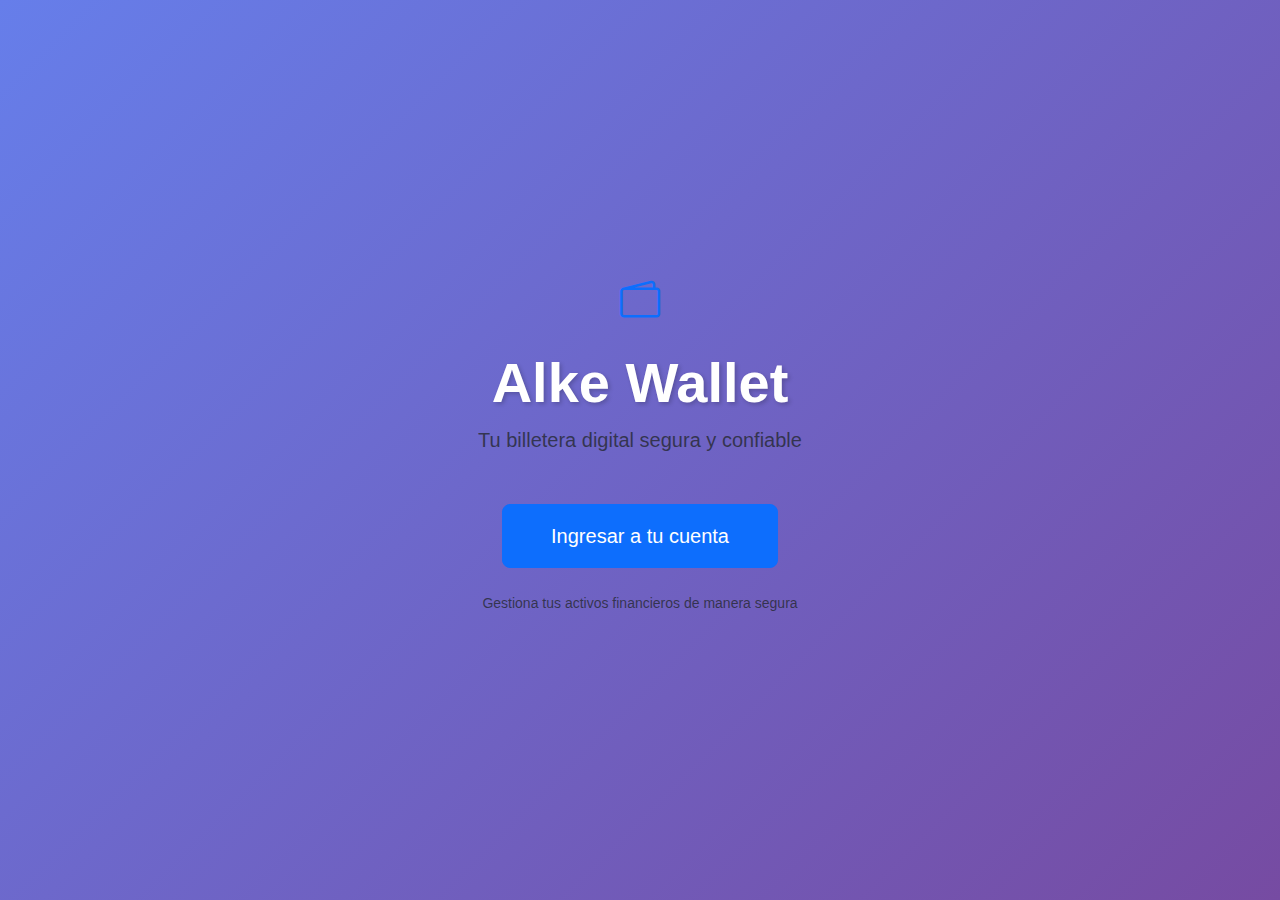
<file: index.html>
<!DOCTYPE html>
<html lang="es">
<head>
    <meta charset="UTF-8">
    <meta name="viewport" content="width=device-width, initial-scale=1.0">
    <title>Alke Wallet - Billetera Digital</title>
    
    <!-- Bootstrap CSS -->
    <link href="https://cdn.jsdelivr.net/npm/bootstrap@5.3.0/dist/css/bootstrap.min.css" rel="stylesheet">
    
    <!-- Custom CSS -->
    <link rel="stylesheet" href="css/styles.css">
</head>
<body>
    <div class="container-fluid vh-100 d-flex align-items-center justify-content-center landing-page">
        <div class="text-center">
            <div class="logo-container mb-4">
                <i class="bi bi-wallet2 fs-1 text-primary"></i>
                <h1 class="display-4 fw-bold mt-3">Alke Wallet</h1>
                <p class="lead text-muted">Tu billetera digital segura y confiable</p>
            </div>
            
            <div class="mt-5">
                <a href="pages/login.html" class="btn btn-primary btn-lg px-5 py-3">
                    Ingresar a tu cuenta
                </a>
            </div>
            
            <div class="mt-4">
                <p class="text-muted small">Gestiona tus activos financieros de manera segura</p>
            </div>
        </div>
    </div>

    <!-- Bootstrap Icons -->
    <link rel="stylesheet" href="https://cdn.jsdelivr.net/npm/bootstrap-icons@1.11.0/font/bootstrap-icons.css">
    
    <!-- Bootstrap JS Bundle -->
    <script src="https://cdn.jsdelivr.net/npm/bootstrap@5.3.0/dist/js/bootstrap.bundle.min.js"></script>
</body>
</html>
</file>
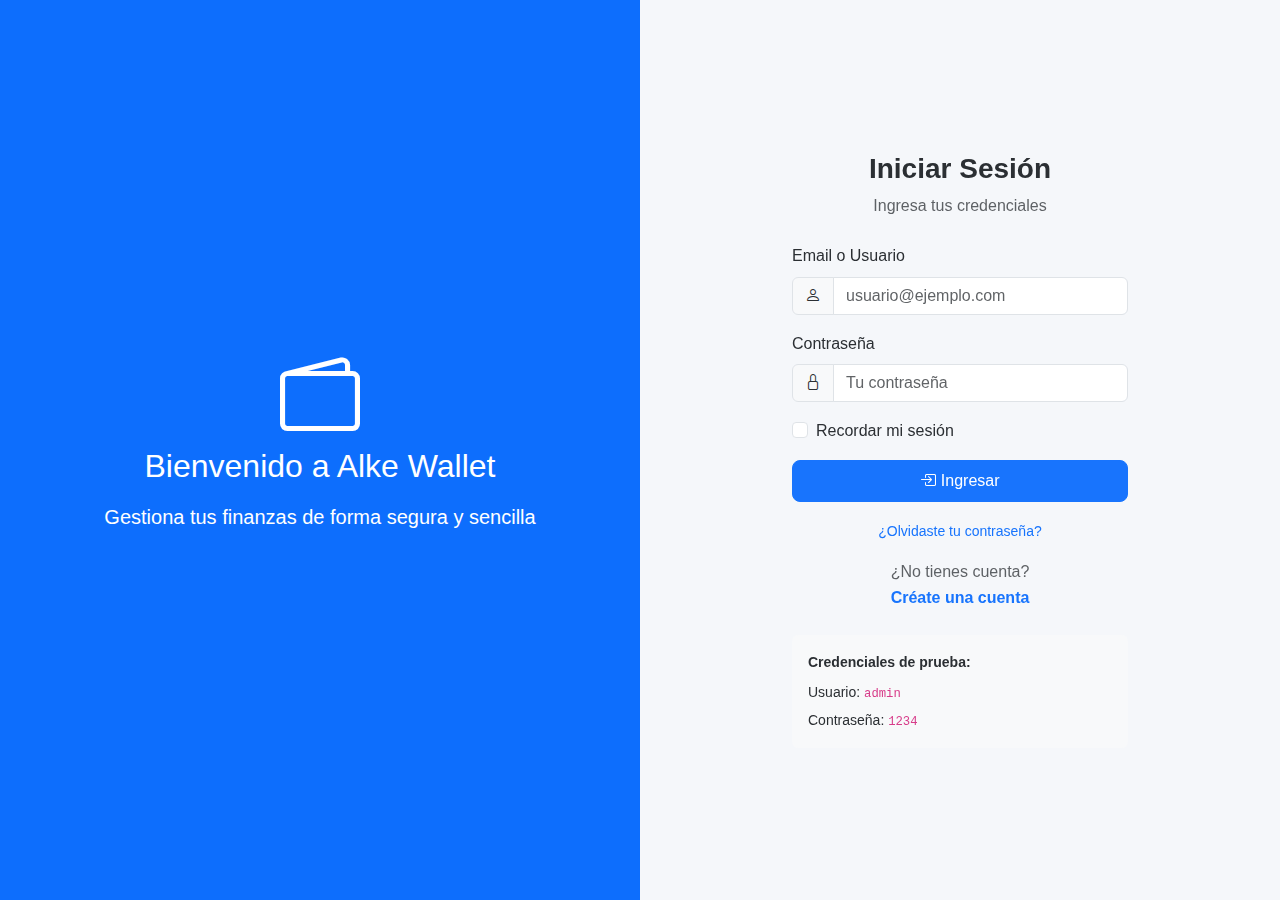
<file: pages/deposit.html>
<!DOCTYPE html>
<html lang="es">
<head>
    <meta charset="UTF-8">
    <meta name="viewport" content="width=device-width, initial-scale=1.0">
    <title>Depositar - Alke Wallet</title>
    
    <!-- Bootstrap CSS -->
    <link href="https://cdn.jsdelivr.net/npm/bootstrap@5.3.0/dist/css/bootstrap.min.css" rel="stylesheet">
    <link rel="stylesheet" href="https://cdn.jsdelivr.net/npm/bootstrap-icons@1.11.0/font/bootstrap-icons.css">
    
    <!-- Custom CSS -->
    <link rel="stylesheet" href="../css/styles.css">
</head>
<body>
    <!-- Navbar -->
    <nav class="navbar navbar-expand-lg navbar-dark bg-primary">
        <div class="container-fluid">
            <a class="navbar-brand" href="menu.html">
                <i class="bi bi-wallet2"></i> Alke Wallet
            </a>
            <button class="navbar-toggler" type="button" data-bs-toggle="collapse" data-bs-target="#navbarNav">
                <span class="navbar-toggler-icon"></span>
            </button>
            <div class="collapse navbar-collapse" id="navbarNav">
                <ul class="navbar-nav ms-auto">
                    <li class="nav-item">
                        <a class="nav-link" href="menu.html">
                            <i class="bi bi-house"></i> Inicio
                        </a>
                    </li>
                    <li class="nav-item">
                        <a class="nav-link" href="transactions.html">
                            <i class="bi bi-clock-history"></i> Movimientos
                        </a>
                    </li>
                    <li class="nav-item">
                        <a class="nav-link" href="#" id="logoutBtn">
                            <i class="bi bi-box-arrow-right"></i> Salir
                        </a>
                    </li>
                </ul>
            </div>
        </div>
    </nav>

    <!-- Contenido Principal -->
    <div class="container mt-4">
        <div class="row justify-content-center">
            <div class="col-lg-8">
                <!-- Breadcrumb -->
                <nav aria-label="breadcrumb">
                    <ol class="breadcrumb">
                        <li class="breadcrumb-item"><a href="menu.html">Inicio</a></li>
                        <li class="breadcrumb-item active">Depositar</li>
                    </ol>
                </nav>

                <!-- Tarjeta de Saldo Actual -->
                <div class="card mb-4">
                    <div class="card-body">
                        <div class="d-flex justify-content-between align-items-center">
                            <div>
                                <p class="text-muted mb-1">Saldo Actual</p>
                                <h3 class="mb-0" id="currentBalance">$0.00</h3>
                            </div>
                            <i class="bi bi-wallet2 display-4 text-primary opacity-25"></i>
                        </div>
                    </div>
                </div>

                <!-- Formulario de Depósito -->
                <div class="card">
                    <div class="card-header bg-success text-white">
                        <h5 class="mb-0">
                            <i class="bi bi-plus-circle"></i> Realizar Depósito
                        </h5>
                    </div>
                    <div class="card-body">
                        <form id="depositForm" novalidate>
                            <!-- Monto a Depositar -->
                            <div class="mb-4">
                                <label for="depositAmount" class="form-label">Monto a Depositar</label>
                                <div class="input-group input-group-lg">
                                    <span class="input-group-text">$</span>
                                    <input 
                                        type="number" 
                                        class="form-control" 
                                        id="depositAmount" 
                                        placeholder="0.00"
                                        min="1"
                                        step="0.01"
                                        required
                                    >
                                </div>
                                <div class="invalid-feedback">
                                    Ingresa un monto válido mayor a $0.
                                </div>
                            </div>

                            <!-- Montos Rápidos -->
                            <div class="mb-4">
                                <label class="form-label">Montos Rápidos</label>
                                <div class="d-flex gap-2 flex-wrap">
                                    <button type="button" class="btn btn-outline-primary quick-amount" data-amount="100">
                                        $100
                                    </button>
                                    <button type="button" class="btn btn-outline-primary quick-amount" data-amount="500">
                                        $500
                                    </button>
                                    <button type="button" class="btn btn-outline-primary quick-amount" data-amount="1000">
                                        $1,000
                                    </button>
                                    <button type="button" class="btn btn-outline-primary quick-amount" data-amount="5000">
                                        $5,000
                                    </button>
                                </div>
                            </div>

                            <!-- Método de Pago -->
                            <div class="mb-4">
                                <label for="paymentMethod" class="form-label">Método de Pago</label>
                                <select class="form-select" id="paymentMethod" required>
                                    <option value="" selected>Selecciona un método</option>
                                    <option value="tarjeta">Tarjeta de Crédito/Débito</option>
                                    <option value="transferencia">Transferencia Bancaria</option>
                                    <option value="efectivo">Efectivo</option>
                                </select>
                                <div class="invalid-feedback">
                                    Selecciona un método de pago.
                                </div>
                            </div>

                            <!-- Descripción Opcional -->
                            <div class="mb-4">
                                <label for="depositDescription" class="form-label">Descripción (Opcional)</label>
                                <textarea 
                                    class="form-control" 
                                    id="depositDescription" 
                                    rows="2" 
                                    placeholder="Ej: Depósito mensual"
                                ></textarea>
                            </div>

                            <!-- Mensaje de Éxito/Error -->
                            <div id="depositMessage" class="alert d-none" role="alert"></div>

                            <!-- Botones de Acción -->
                            <div class="d-grid gap-2 d-md-flex justify-content-md-end">
                                <a href="menu.html" class="btn btn-secondary">
                                    <i class="bi bi-x-circle"></i> Cancelar
                                </a>
                                <button type="submit" class="btn btn-success">
                                    <i class="bi bi-check-circle"></i> Realizar Depósito
                                </button>
                            </div>
                        </form>
                    </div>
                </div>
            </div>
        </div>
    </div>

    <!-- jQuery -->
    <script src="https://code.jquery.com/jquery-3.7.1.min.js"></script>
    
    <!-- Bootstrap JS -->
    <script src="https://cdn.jsdelivr.net/npm/bootstrap@5.3.0/dist/js/bootstrap.bundle.min.js"></script>
    
    <!-- Custom JS -->
    <script src="../js/deposit.js"></script>
</body>
</html>
</file>
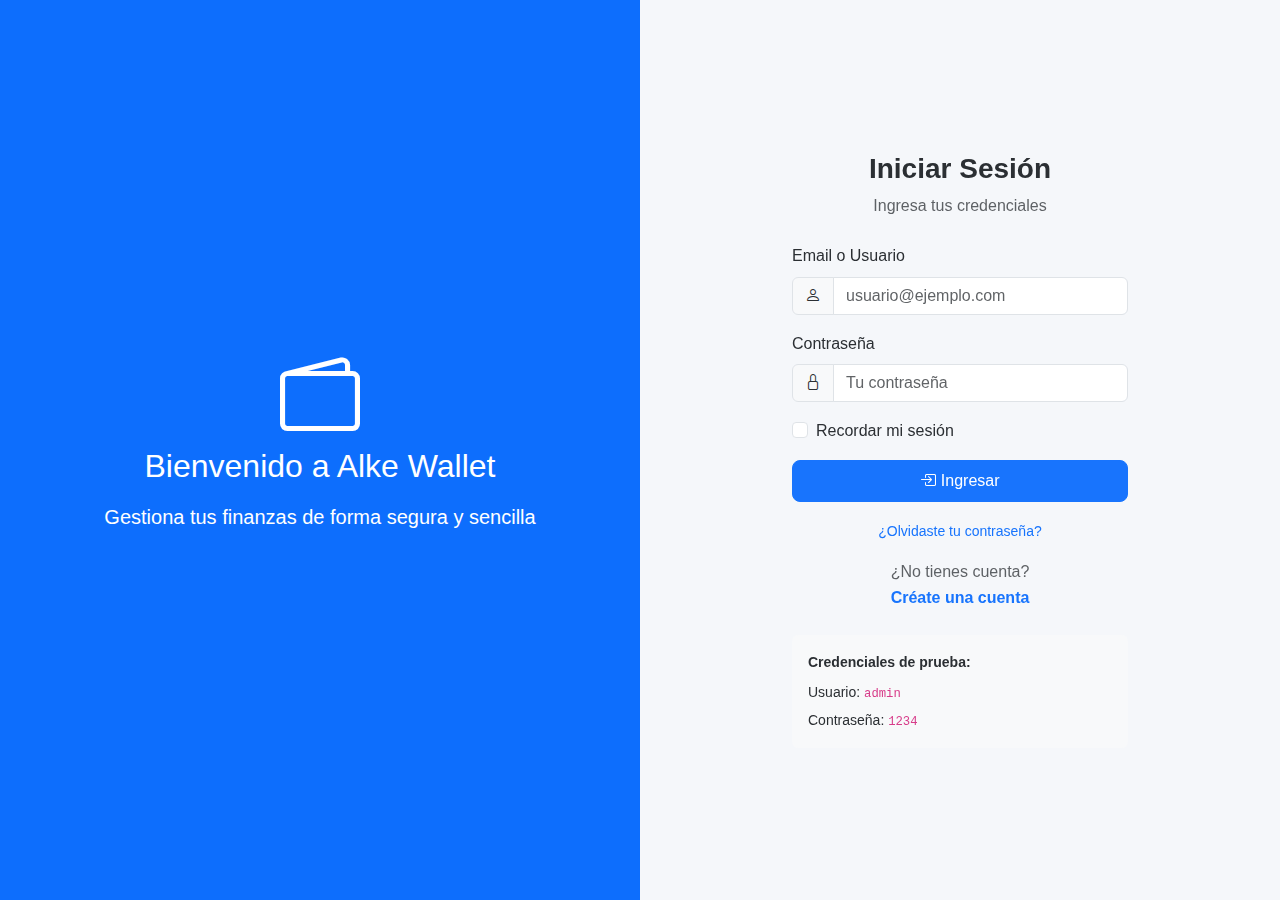
<file: pages/login.html>
<!DOCTYPE html>
<html lang="es">
<head>
    <meta charset="UTF-8">
    <meta name="viewport" content="width=device-width, initial-scale=1.0">
    <title>Login - Alke Wallet</title>
    
    <!-- Bootstrap CSS -->
    <link href="https://cdn.jsdelivr.net/npm/bootstrap@5.3.0/dist/css/bootstrap.min.css" rel="stylesheet">
    <link rel="stylesheet" href="https://cdn.jsdelivr.net/npm/bootstrap-icons@1.11.0/font/bootstrap-icons.css">
    
    <!-- Custom CSS -->
    <link rel="stylesheet" href="../css/styles.css">
</head>
<body>
    <div class="container-fluid vh-100">
        <div class="row h-100">
            <!-- Sección izquierda - Información -->
            <div class="col-md-6 d-none d-md-flex align-items-center justify-content-center bg-primary text-white">
                <div class="text-center p-5">
                    <i class="bi bi-wallet2 display-1 mb-4"></i>
                    <h2 class="mb-3">Bienvenido a Alke Wallet</h2>
                    <p class="lead">Gestiona tus finanzas de forma segura y sencilla</p>
                </div>
            </div>
            
            <!-- Sección derecha - Formulario de Login -->
            <div class="col-md-6 d-flex align-items-center justify-content-center">
                <div class="login-form-container w-100" style="max-width: 400px;">
                    <div class="text-center mb-4">
                        <h3 class="fw-bold">Iniciar Sesión</h3>
                        <p class="text-muted">Ingresa tus credenciales</p>
                    </div>
                    
                    <!-- Formulario de Login -->
                    <form id="loginForm" novalidate>
                        <!-- Campo de Email/Usuario -->
                        <div class="mb-3">
                            <label for="email" class="form-label">Email o Usuario</label>
                            <div class="input-group">
                                <span class="input-group-text">
                                    <i class="bi bi-person"></i>
                                </span>
                                <input 
                                    type="text" 
                                    class="form-control" 
                                    id="email" 
                                    placeholder="usuario@ejemplo.com"
                                    required
                                >
                            </div>
                            <div class="invalid-feedback">
                                Por favor ingresa tu email o usuario.
                            </div>
                        </div>
                        
                        <!-- Campo de Contraseña -->
                        <div class="mb-3">
                            <label for="password" class="form-label">Contraseña</label>
                            <div class="input-group">
                                <span class="input-group-text">
                                    <i class="bi bi-lock"></i>
                                </span>
                                <input 
                                    type="password" 
                                    class="form-control" 
                                    id="password" 
                                    placeholder="Tu contraseña"
                                    required
                                >
                            </div>
                            <div class="invalid-feedback">
                                Por favor ingresa tu contraseña.
                            </div>
                        </div>
                        
                        <!-- Recordar sesión -->
                        <div class="mb-3 form-check">
                            <input type="checkbox" class="form-check-input" id="rememberMe">
                            <label class="form-check-label" for="rememberMe">
                                Recordar mi sesión
                            </label>
                        </div>
                        
                        <!-- Mensaje de error -->
                        <div id="errorMessage" class="alert alert-danger d-none" role="alert">
                            <i class="bi bi-exclamation-triangle"></i>
                            Credenciales incorrectas. Intenta nuevamente.
                        </div>
                        
                        <!-- Botón de Login -->
                        <button type="submit" class="btn btn-primary w-100 py-2 mb-3">
                            <i class="bi bi-box-arrow-in-right"></i> Ingresar
                        </button>
                        
                        <!-- Enlaces adicionales -->
                        <div class="text-center">
                            <a href="#" class="text-decoration-none small">¿Olvidaste tu contraseña?</a>
                        </div>
                        
                        <!-- Enlace a registro -->
                        <div class="text-center mt-3">
                            <p class="text-muted mb-0">¿No tienes cuenta?</p>
                            <a href="register.html" class="text-decoration-none fw-bold">Créate una cuenta</a>
                        </div>
                    </form>
                    
                    <!-- Credenciales de prueba -->
                    <div class="mt-4 p-3 bg-light rounded">
                        <p class="small mb-2 fw-bold">Credenciales de prueba:</p>
                        <p class="small mb-1">Usuario: <code>admin</code></p>
                        <p class="small mb-0">Contraseña: <code>1234</code></p>
                    </div>
                </div>
            </div>
        </div>
    </div>

    <!-- jQuery -->
    <script src="https://code.jquery.com/jquery-3.7.1.min.js"></script>
    
    <!-- Bootstrap JS -->
    <script src="https://cdn.jsdelivr.net/npm/bootstrap@5.3.0/dist/js/bootstrap.bundle.min.js"></script>
    
    <!-- Custom JS -->
    <script src="../js/login.js"></script>
</body>
</html>
</file>
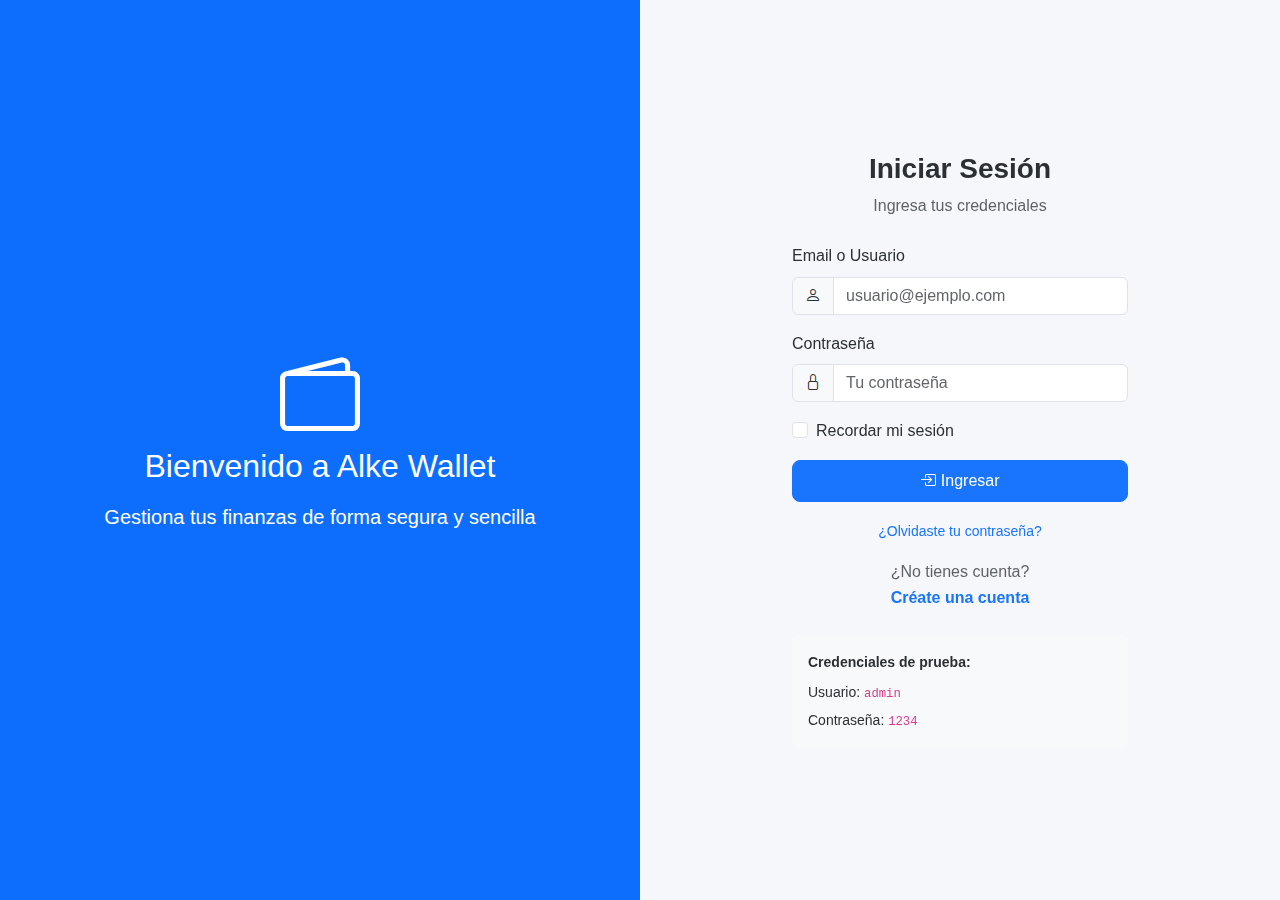
<file: pages/menu.html>
<!DOCTYPE html>
<html lang="es">
<head>
    <meta charset="UTF-8">
    <meta name="viewport" content="width=device-width, initial-scale=1.0">
    <title>Menú Principal - Alke Wallet</title>
    
    <!-- Bootstrap CSS -->
    <link href="https://cdn.jsdelivr.net/npm/bootstrap@5.3.0/dist/css/bootstrap.min.css" rel="stylesheet">
    <link rel="stylesheet" href="https://cdn.jsdelivr.net/npm/bootstrap-icons@1.11.0/font/bootstrap-icons.css">
    
    <!-- Custom CSS -->
    <link rel="stylesheet" href="../css/styles.css">
</head>
<body>
    <!-- Navbar -->
    <nav class="navbar navbar-expand-lg navbar-dark bg-primary">
        <div class="container-fluid">
            <a class="navbar-brand" href="menu.html">
                <i class="bi bi-wallet2"></i> Alke Wallet
            </a>
            <button class="navbar-toggler" type="button" data-bs-toggle="collapse" data-bs-target="#navbarNav">
                <span class="navbar-toggler-icon"></span>
            </button>
            <div class="collapse navbar-collapse" id="navbarNav">
                <ul class="navbar-nav ms-auto">
                    <li class="nav-item">
                        <a class="nav-link active" href="menu.html">
                            <i class="bi bi-house"></i> Inicio
                        </a>
                    </li>
                    <li class="nav-item">
                        <a class="nav-link" href="transactions.html">
                            <i class="bi bi-clock-history"></i> Movimientos
                        </a>
                    </li>
                    <li class="nav-item">
                        <span class="nav-link" id="userGreeting">
                            <i class="bi bi-person-circle"></i> Usuario
                        </span>
                    </li>
                    <li class="nav-item">
                        <a class="nav-link" href="#" id="logoutBtn">
                            <i class="bi bi-box-arrow-right"></i> Salir
                        </a>
                    </li>
                </ul>
            </div>
        </div>
    </nav>

    <!-- Contenido Principal -->
    <div class="container mt-4">
        <!-- Tarjeta de Saldo -->
        <div class="row mb-4">
            <div class="col-12">
                <div class="card balance-card text-white bg-gradient shadow-lg">
                    <div class="card-body p-4">
                        <h5 class="card-title mb-3 text-white-50">Saldo Disponible</h5>
                        <h2 class="display-3 fw-bold mb-0 text-white" id="balanceDisplay" style="text-shadow: 2px 2px 4px rgba(0,0,0,0.3);">$0.00</h2>
                        <p class="mb-0 mt-2 text-white-50">Última actualización: <span id="lastUpdate">Ahora</span></p>
                    </div>
                </div>
            </div>
        </div>

        <!-- Acciones Rápidas -->
        <div class="row mb-4">
            <div class="col-12">
                <h5 class="mb-3">Acciones Rápidas</h5>
            </div>
            
            <!-- Tarjeta Depositar -->
            <div class="col-md-4 mb-3">
                <div class="card action-card h-100">
                    <div class="card-body text-center">
                        <div class="action-icon mb-3">
                            <i class="bi bi-plus-circle display-4 text-success"></i>
                        </div>
                        <h5 class="card-title">Depositar</h5>
                        <p class="card-text text-muted">Añade fondos a tu cuenta</p>
                        <a href="deposit.html" class="btn btn-success">
                            <i class="bi bi-arrow-right"></i> Ir a Depositar
                        </a>
                    </div>
                </div>
            </div>
            
            <!-- Tarjeta Enviar Dinero -->
            <div class="col-md-4 mb-3">
                <div class="card action-card h-100">
                    <div class="card-body text-center">
                        <div class="action-icon mb-3">
                            <i class="bi bi-send display-4 text-primary"></i>
                        </div>
                        <h5 class="card-title">Enviar Dinero</h5>
                        <p class="card-text text-muted">Transfiere a tus contactos</p>
                        <a href="sendmoney.html" class="btn btn-primary">
                            <i class="bi bi-arrow-right"></i> Ir a Enviar
                        </a>
                    </div>
                </div>
            </div>
            
            <!-- Tarjeta Historial -->
            <div class="col-md-4 mb-3">
                <div class="card action-card h-100">
                    <div class="card-body text-center">
                        <div class="action-icon mb-3">
                            <i class="bi bi-clock-history display-4 text-info"></i>
                        </div>
                        <h5 class="card-title">Movimientos</h5>
                        <p class="card-text text-muted">Revisa tu historial</p>
                        <a href="transactions.html" class="btn btn-info">
                            <i class="bi bi-arrow-right"></i> Ver Historial
                        </a>
                    </div>
                </div>
            </div>
        </div>

        <!-- Últimas Transacciones -->
        <div class="row">
            <div class="col-12">
                <div class="card">
                    <div class="card-header bg-white">
                        <div class="d-flex justify-content-between align-items-center">
                            <h5 class="mb-0">Últimos Movimientos</h5>
                            <a href="transactions.html" class="btn btn-sm btn-outline-primary">Ver todos</a>
                        </div>
                    </div>
                    <div class="card-body">
                        <div id="recentTransactions">
                            <p class="text-center text-muted">No hay transacciones recientes</p>
                        </div>
                    </div>
                </div>
            </div>
        </div>
    </div>

    <!-- jQuery -->
    <script src="https://code.jquery.com/jquery-3.7.1.min.js"></script>
    
    <!-- Bootstrap JS -->
    <script src="https://cdn.jsdelivr.net/npm/bootstrap@5.3.0/dist/js/bootstrap.bundle.min.js"></script>
    
    <!-- Custom JS -->
    <script src="../js/menu.js"></script>
</body>
</html>
</file>
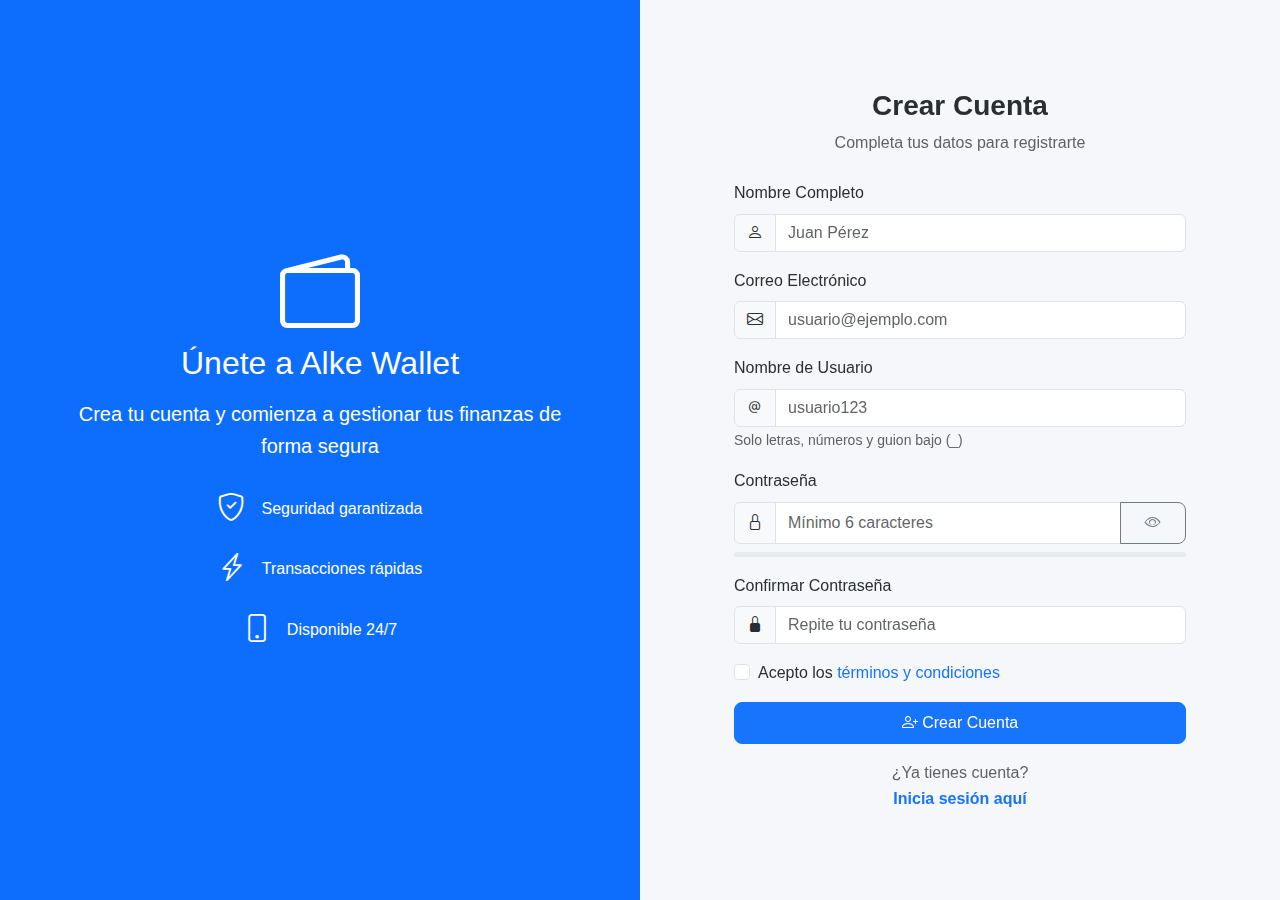
<file: pages/register.html>
<!DOCTYPE html>
<html lang="es">
<head>
    <meta charset="UTF-8">
    <meta name="viewport" content="width=device-width, initial-scale=1.0">
    <title>Registro - Alke Wallet</title>
    
    <!-- Bootstrap CSS -->
    <link href="https://cdn.jsdelivr.net/npm/bootstrap@5.3.0/dist/css/bootstrap.min.css" rel="stylesheet">
    <link rel="stylesheet" href="https://cdn.jsdelivr.net/npm/bootstrap-icons@1.11.0/font/bootstrap-icons.css">
    
    <!-- Custom CSS -->
    <link rel="stylesheet" href="../css/styles.css">
</head>
<body>
    <div class="container-fluid vh-100">
        <div class="row h-100">
            <!-- Sección izquierda - Información -->
            <div class="col-md-6 d-none d-md-flex align-items-center justify-content-center bg-primary text-white">
                <div class="text-center p-5">
                    <i class="bi bi-wallet2 display-1 mb-4"></i>
                    <h2 class="mb-3">Únete a Alke Wallet</h2>
                    <p class="lead">Crea tu cuenta y comienza a gestionar tus finanzas de forma segura</p>
                    <div class="mt-4">
                        <div class="d-flex align-items-center justify-content-center mb-3">
                            <i class="bi bi-shield-check fs-3 me-3"></i>
                            <span>Seguridad garantizada</span>
                        </div>
                        <div class="d-flex align-items-center justify-content-center mb-3">
                            <i class="bi bi-lightning-charge fs-3 me-3"></i>
                            <span>Transacciones rápidas</span>
                        </div>
                        <div class="d-flex align-items-center justify-content-center">
                            <i class="bi bi-phone fs-3 me-3"></i>
                            <span>Disponible 24/7</span>
                        </div>
                    </div>
                </div>
            </div>
            
            <!-- Sección derecha - Formulario de Registro -->
            <div class="col-md-6 d-flex align-items-center justify-content-center">
                <div class="register-form-container w-100 p-4" style="max-width: 500px;">
                    <div class="text-center mb-4">
                        <h3 class="fw-bold">Crear Cuenta</h3>
                        <p class="text-muted">Completa tus datos para registrarte</p>
                    </div>
                    
                    <!-- Formulario de Registro -->
                    <form id="registerForm" novalidate>
                        <!-- Nombre Completo -->
                        <div class="mb-3">
                            <label for="fullName" class="form-label">Nombre Completo</label>
                            <div class="input-group">
                                <span class="input-group-text">
                                    <i class="bi bi-person"></i>
                                </span>
                                <input 
                                    type="text" 
                                    class="form-control" 
                                    id="fullName" 
                                    placeholder="Juan Pérez"
                                    required
                                    minlength="3"
                                >
                            </div>
                            <div class="invalid-feedback">
                                Por favor ingresa tu nombre completo (mínimo 3 caracteres).
                            </div>
                        </div>

                        <!-- Email -->
                        <div class="mb-3">
                            <label for="registerEmail" class="form-label">Correo Electrónico</label>
                            <div class="input-group">
                                <span class="input-group-text">
                                    <i class="bi bi-envelope"></i>
                                </span>
                                <input 
                                    type="email" 
                                    class="form-control" 
                                    id="registerEmail" 
                                    placeholder="usuario@ejemplo.com"
                                    required
                                >
                            </div>
                            <div class="invalid-feedback">
                                Por favor ingresa un email válido.
                            </div>
                        </div>

                        <!-- Usuario -->
                        <div class="mb-3">
                            <label for="registerUsername" class="form-label">Nombre de Usuario</label>
                            <div class="input-group">
                                <span class="input-group-text">
                                    <i class="bi bi-at"></i>
                                </span>
                                <input 
                                    type="text" 
                                    class="form-control" 
                                    id="registerUsername" 
                                    placeholder="usuario123"
                                    required
                                    minlength="4"
                                    pattern="^[a-zA-Z0-9_]+$"
                                >
                            </div>
                            <div class="invalid-feedback">
                                El usuario debe tener al menos 4 caracteres (solo letras, números y guion bajo).
                            </div>
                            <small class="text-muted">Solo letras, números y guion bajo (_)</small>
                        </div>
                        
                        <!-- Contraseña -->
                        <div class="mb-3">
                            <label for="registerPassword" class="form-label">Contraseña</label>
                            <div class="input-group">
                                <span class="input-group-text">
                                    <i class="bi bi-lock"></i>
                                </span>
                                <input 
                                    type="password" 
                                    class="form-control" 
                                    id="registerPassword" 
                                    placeholder="Mínimo 6 caracteres"
                                    required
                                    minlength="6"
                                >
                                <button class="btn btn-outline-secondary" type="button" id="togglePassword">
                                    <i class="bi bi-eye"></i>
                                </button>
                            </div>
                            <div class="invalid-feedback">
                                La contraseña debe tener al menos 6 caracteres.
                            </div>
                            <!-- Indicador de fortaleza -->
                            <div class="progress mt-2" style="height: 5px;">
                                <div id="passwordStrength" class="progress-bar" role="progressbar" style="width: 0%"></div>
                            </div>
                            <small id="passwordHint" class="text-muted"></small>
                        </div>

                        <!-- Confirmar Contraseña -->
                        <div class="mb-3">
                            <label for="confirmPassword" class="form-label">Confirmar Contraseña</label>
                            <div class="input-group">
                                <span class="input-group-text">
                                    <i class="bi bi-lock-fill"></i>
                                </span>
                                <input 
                                    type="password" 
                                    class="form-control" 
                                    id="confirmPassword" 
                                    placeholder="Repite tu contraseña"
                                    required
                                >
                            </div>
                            <div class="invalid-feedback">
                                Las contraseñas no coinciden.
                            </div>
                        </div>
                        
                        <!-- Términos y condiciones -->
                        <div class="mb-3 form-check">
                            <input type="checkbox" class="form-check-input" id="acceptTerms" required>
                            <label class="form-check-label" for="acceptTerms">
                                Acepto los <a href="#" class="text-decoration-none">términos y condiciones</a>
                            </label>
                            <div class="invalid-feedback">
                                Debes aceptar los términos y condiciones.
                            </div>
                        </div>
                        
                        <!-- Mensajes -->
                        <div id="registerMessage" class="alert d-none" role="alert"></div>
                        
                        <!-- Botón de Registro -->
                        <button type="submit" class="btn btn-primary w-100 py-2 mb-3">
                            <i class="bi bi-person-plus"></i> Crear Cuenta
                        </button>
                        
                        <!-- Enlace a Login -->
                        <div class="text-center">
                            <p class="text-muted mb-0">¿Ya tienes cuenta?</p>
                            <a href="login.html" class="text-decoration-none fw-bold">Inicia sesión aquí</a>
                        </div>
                    </form>
                </div>
            </div>
        </div>
    </div>

    <!-- jQuery -->
    <script src="https://code.jquery.com/jquery-3.7.1.min.js"></script>
    
    <!-- Bootstrap JS -->
    <script src="https://cdn.jsdelivr.net/npm/bootstrap@5.3.0/dist/js/bootstrap.bundle.min.js"></script>
    
    <!-- Custom JS -->
    <script src="../js/register.js"></script>
</body>
</html>
</file>
<file: css/styles.css>
/* ========================================
   ALKE WALLET - ESTILOS PERSONALIZADOS
   ======================================== */

/* Variables CSS para colores consistentes */
:root {
    --primary-color: #0d6efd;
    --secondary-color: #6c757d;
    --success-color: #198754;
    --danger-color: #dc3545;
    --warning-color: #ffc107;
    --info-color: #0dcaf0;
    --light-color: #f8f9fa;
    --dark-color: #212529;
    --gradient-primary: linear-gradient(135deg, #667eea 0%, #764ba2 100%);
    --shadow-sm: 0 0.125rem 0.25rem rgba(0, 0, 0, 0.075);
    --shadow-md: 0 0.5rem 1rem rgba(0, 0, 0, 0.15);
    --shadow-lg: 0 1rem 3rem rgba(0, 0, 0, 0.175);
}

/* Reset y estilos base */
* {
    margin: 0;
    padding: 0;
    box-sizing: border-box;
}

body {
    font-family: 'Segoe UI', Tahoma, Geneva, Verdana, sans-serif;
    background-color: #f5f7fa;
    color: var(--dark-color);
    line-height: 1.6;
}

/* ========================================
   PÁGINA DE LANDING
   ======================================== */
.landing-page {
    background: var(--gradient-primary);
    background-size: cover;
    background-position: center;
}

.landing-page h1 {
    color: white;
    text-shadow: 2px 2px 4px rgba(0, 0, 0, 0.2);
}

.landing-page .lead {
    color: rgba(255, 255, 255, 0.9);
}

.logo-container {
    animation: fadeInDown 1s ease-out;
}

/* ========================================
   FORMULARIOS
   ======================================== */
.form-control:focus,
.form-select:focus {
    border-color: var(--primary-color);
    box-shadow: 0 0 0 0.2rem rgba(13, 110, 253, 0.25);
}

.input-group-text {
    background-color: var(--light-color);
    border-color: #dee2e6;
}

/* Estilos para formularios de login */
.login-form-container {
    padding: 2rem;
}

/* ========================================
   NAVBAR
   ======================================== */
.navbar {
    box-shadow: var(--shadow-sm);
}

.navbar-brand {
    font-weight: 600;
    font-size: 1.3rem;
}

.navbar-brand:hover {
    transform: scale(1.05);
    transition: transform 0.2s ease;
}

/* ========================================
   TARJETAS
   ======================================== */
.card {
    border: none;
    border-radius: 12px;
    box-shadow: var(--shadow-sm);
    transition: transform 0.3s ease, box-shadow 0.3s ease;
}

.card:hover {
    transform: translateY(-2px);
    box-shadow: var(--shadow-md);
}

/* Tarjeta de saldo principal */
.balance-card {
    background: linear-gradient(135deg, #4a5fd7 0%, #5b3a9e 100%) !important;
    border-radius: 16px;
    box-shadow: 0 8px 24px rgba(74, 95, 215, 0.4);
}

.balance-card .display-3 {
    font-size: 3.5rem;
    letter-spacing: -1px;
}

/* Tarjetas de acciones rápidas */
.action-card {
    transition: all 0.3s ease;
    cursor: pointer;
}

.action-card:hover {
    transform: translateY(-5px);
    box-shadow: var(--shadow-lg);
}

.action-card .action-icon {
    transition: transform 0.3s ease;
}

.action-card:hover .action-icon {
    transform: scale(1.1);
}

/* ========================================
   BOTONES
   ======================================== */
.btn {
    border-radius: 8px;
    padding: 0.5rem 1.5rem;
    font-weight: 500;
    transition: all 0.3s ease;
}

.btn:hover {
    transform: translateY(-2px);
    box-shadow: var(--shadow-sm);
}

.btn-primary {
    background-color: var(--primary-color);
    border-color: var(--primary-color);
}

.btn-success {
    background-color: var(--success-color);
    border-color: var(--success-color);
}

/* Botones de montos rápidos */
.quick-amount {
    min-width: 100px;
}

.quick-amount:hover {
    transform: scale(1.05);
}

/* ========================================
   TABLA DE TRANSACCIONES
   ======================================== */
.table {
    margin-bottom: 0;
}

.table thead th {
    border-bottom: 2px solid #dee2e6;
    font-weight: 600;
    text-transform: uppercase;
    font-size: 0.85rem;
    color: var(--secondary-color);
}

.table tbody tr {
    transition: background-color 0.2s ease;
}

.table tbody tr:hover {
    background-color: rgba(13, 110, 253, 0.05);
    cursor: pointer;
}

/* ========================================
   BADGES Y ETIQUETAS
   ======================================== */
.badge {
    padding: 0.4rem 0.8rem;
    border-radius: 6px;
    font-weight: 500;
}

/* ========================================
   LISTA DE CONTACTOS
   ======================================== */
.list-group-item {
    border-left: none;
    border-right: none;
    transition: background-color 0.2s ease;
}

.list-group-item:hover {
    background-color: var(--light-color);
    cursor: pointer;
}

.list-group-item:first-child {
    border-top: none;
}

/* ========================================
   MODAL
   ======================================== */
.modal-content {
    border-radius: 12px;
    border: none;
    box-shadow: var(--shadow-lg);
}

.modal-header {
    border-bottom: 2px solid var(--light-color);
    padding: 1.5rem;
}

.modal-footer {
    border-top: 2px solid var(--light-color);
    padding: 1.5rem;
}

/* ========================================
   ALERTAS
   ======================================== */
.alert {
    border-radius: 8px;
    border: none;
    box-shadow: var(--shadow-sm);
}

/* ========================================
   BREADCRUMBS
   ======================================== */
.breadcrumb {
    background-color: transparent;
    padding: 0.5rem 0;
    margin-bottom: 1rem;
}

.breadcrumb-item + .breadcrumb-item::before {
    content: "›";
    font-size: 1.2rem;
}

/* ========================================
   ANIMACIONES
   ======================================== */
@keyframes fadeIn {
    from {
        opacity: 0;
        transform: translateY(20px);
    }
    to {
        opacity: 1;
        transform: translateY(0);
    }
}

@keyframes fadeInDown {
    from {
        opacity: 0;
        transform: translateY(-30px);
    }
    to {
        opacity: 1;
        transform: translateY(0);
    }
}

@keyframes slideInRight {
    from {
        opacity: 0;
        transform: translateX(50px);
    }
    to {
        opacity: 1;
        transform: translateX(0);
    }
}

/* Aplicar animaciones a elementos */
.card {
    animation: fadeIn 0.5s ease-out;
}

/* ========================================
   SCROLLBAR PERSONALIZADO
   ======================================== */
::-webkit-scrollbar {
    width: 10px;
}

::-webkit-scrollbar-track {
    background: var(--light-color);
}

::-webkit-scrollbar-thumb {
    background: var(--secondary-color);
    border-radius: 5px;
}

::-webkit-scrollbar-thumb:hover {
    background: var(--primary-color);
}

/* ========================================
   RESPONSIVE
   ======================================== */
@media (max-width: 768px) {
    .login-form-container {
        padding: 1rem;
    }
    
    .balance-card {
        margin-bottom: 1rem;
    }
    
    .action-card {
        margin-bottom: 1rem;
    }
    
    .card-body {
        padding: 1rem;
    }
    
    .btn-lg {
        padding: 0.75rem 1.5rem;
    }
}

/* ========================================
   UTILIDADES PERSONALIZADAS
   ======================================== */
.text-gradient {
    background: var(--gradient-primary);
    -webkit-background-clip: text;
    -webkit-text-fill-color: transparent;
    background-clip: text;
}

.bg-gradient {
    background: var(--gradient-primary);
}

.shadow-custom {
    box-shadow: var(--shadow-md);
}

/* Espaciado adicional */
.mt-6 {
    margin-top: 4rem;
}

.mb-6 {
    margin-bottom: 4rem;
}

/* ========================================
   ESTADO DE CARGA
   ======================================== */
.spinner-border-sm {
    width: 1rem;
    height: 1rem;
    border-width: 0.2em;
}

/* ========================================
   TRANSICIONES SUAVES
   ======================================== */
.smooth-transition {
    transition: all 0.3s ease;
}

/* ========================================
   ESTADO DISABLED
   ======================================== */
.btn:disabled {
    opacity: 0.6;
    cursor: not-allowed;
}

.form-control:disabled,
.form-select:disabled {
    background-color: #e9ecef;
    opacity: 0.7;
}
</file>
